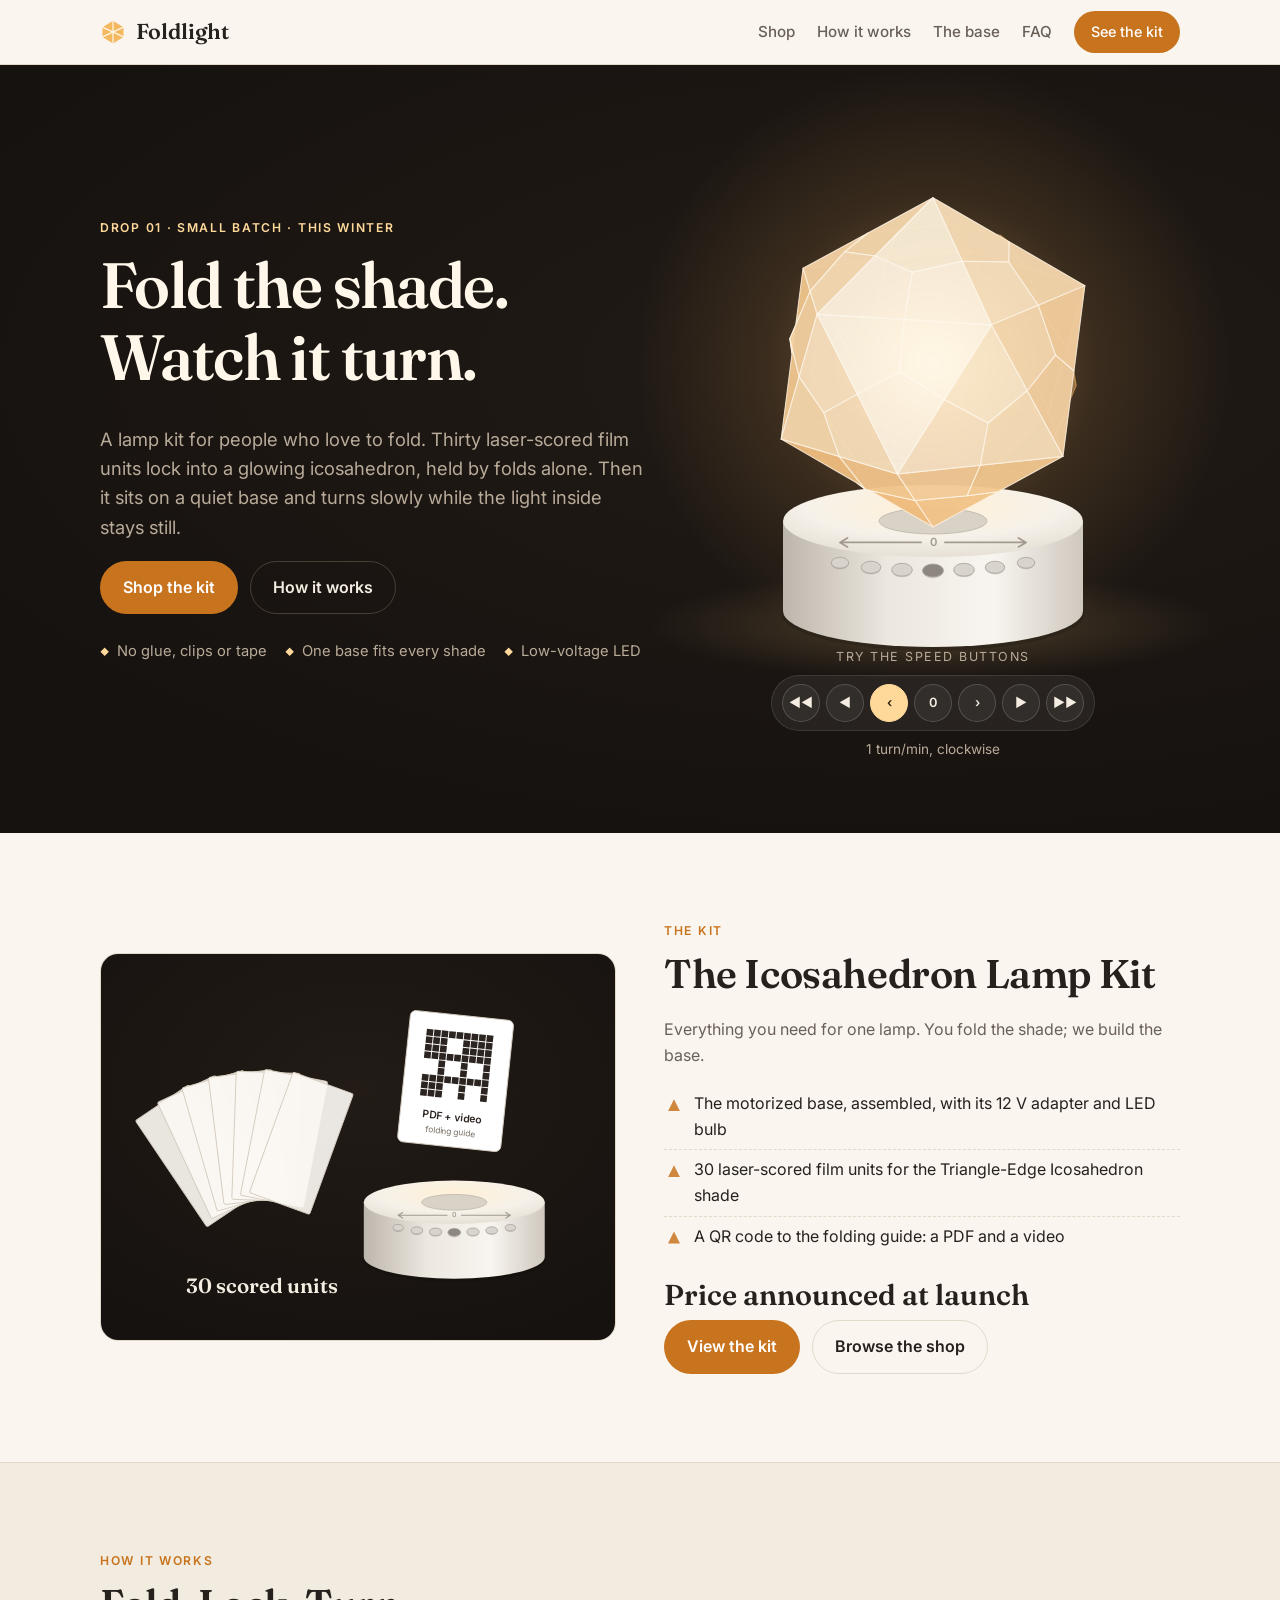
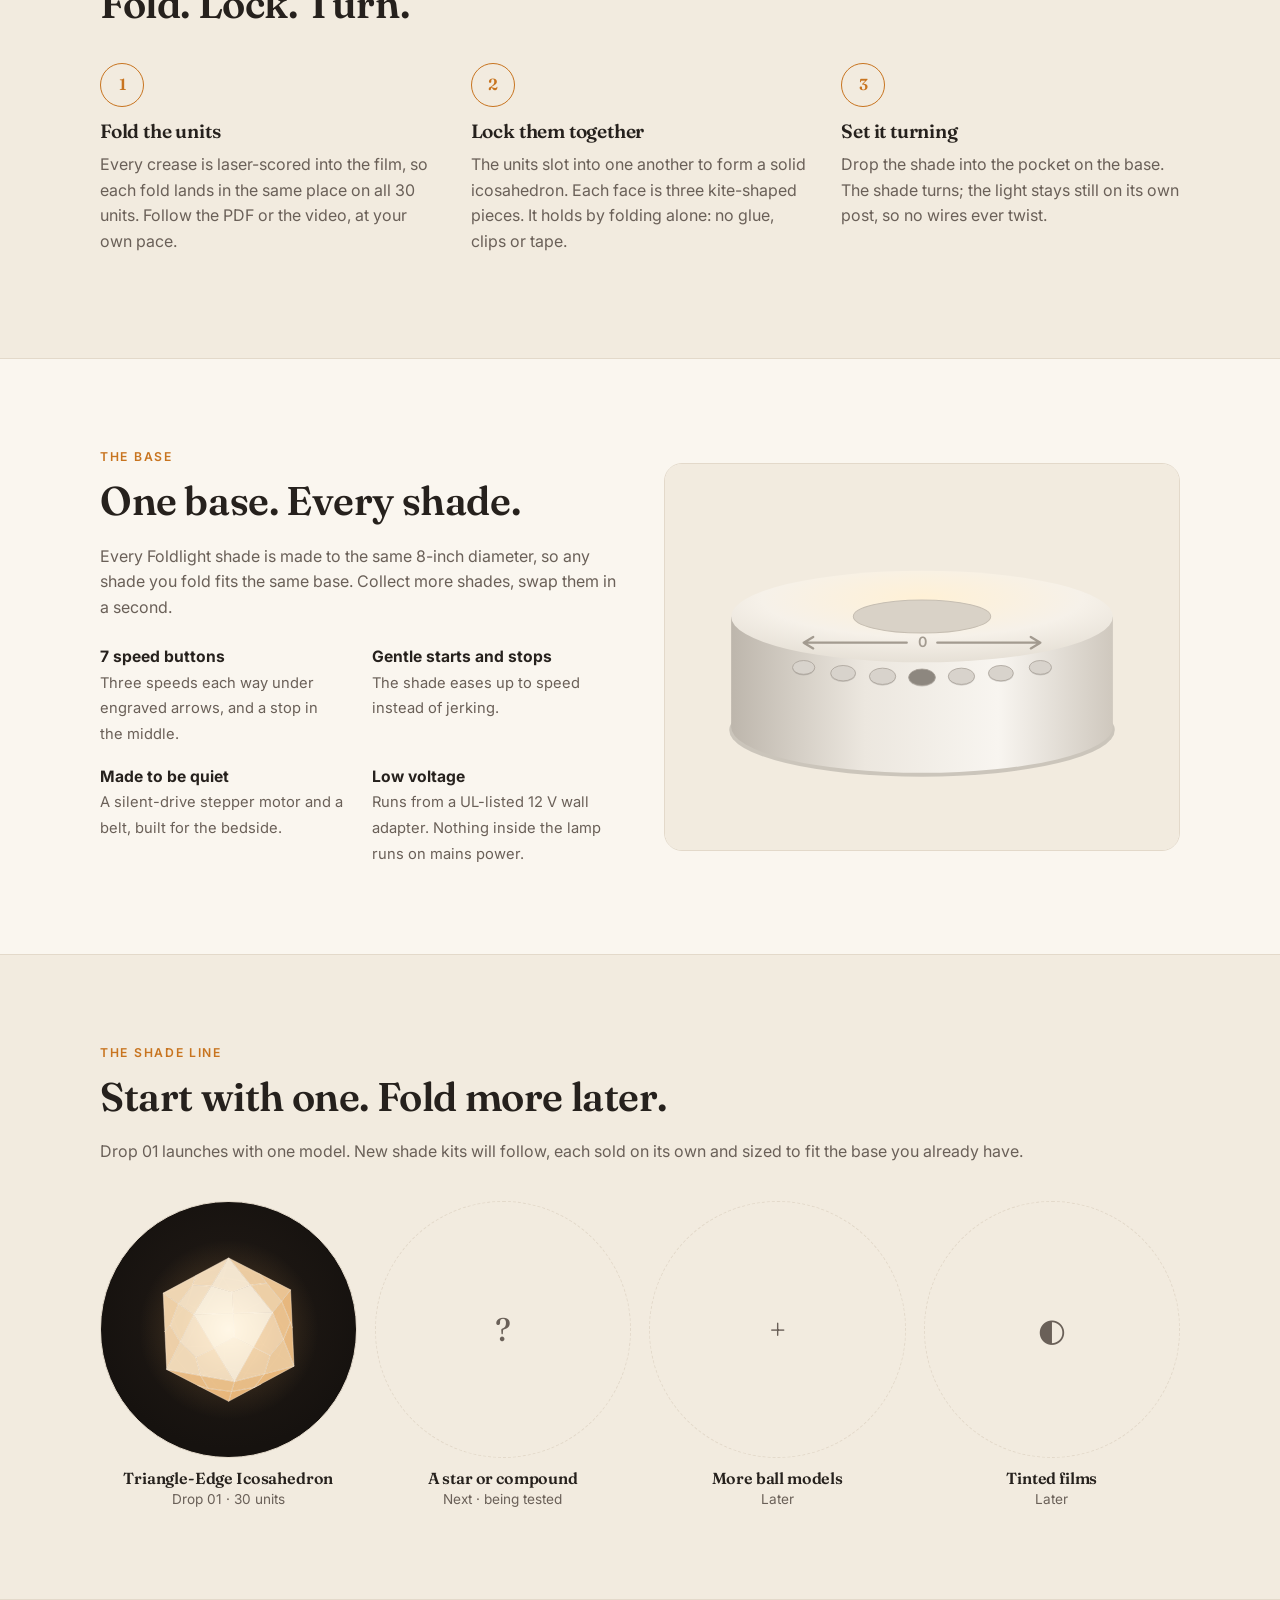
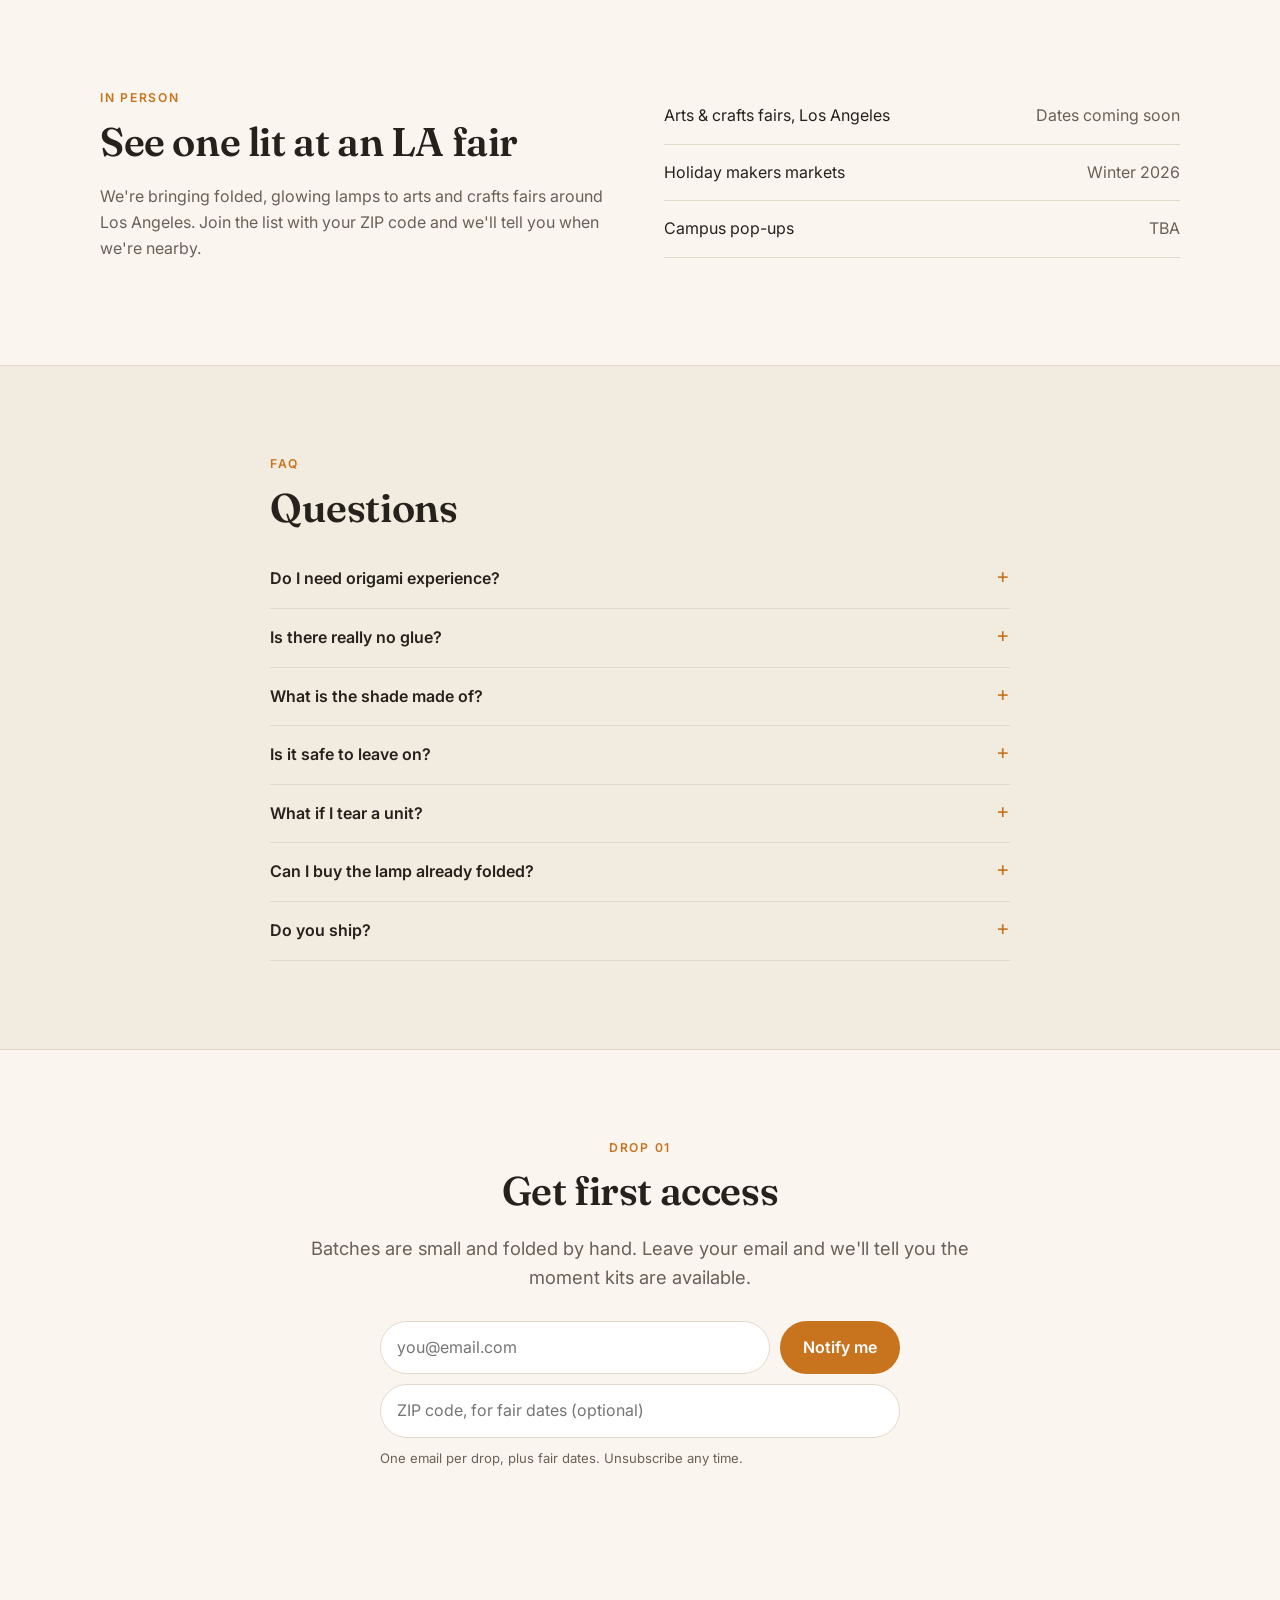
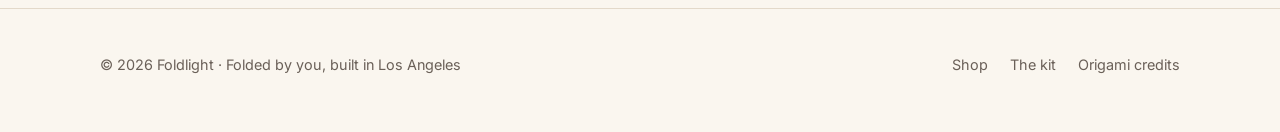
<file: index.html>
<!doctype html>
<html lang="en">
<head>
<meta charset="utf-8">
<meta name="viewport" content="width=device-width, initial-scale=1">
<title>Foldlight · Rotating origami lamp kits</title>
<meta name="description" content="A lamp kit for folders. Fold 30 laser-scored film units into a glowing origami shade, then set it turning slowly on a quiet motorized base. No glue, ever.">
<meta property="og:title" content="Foldlight · Rotating origami lamp kits">
<meta property="og:description" content="Fold the shade. The light stays still, the shade turns. Drop 01 opens this winter.">
<link rel="icon" href="assets/favicon.svg" type="image/svg+xml">
<link rel="preconnect" href="https://fonts.googleapis.com">
<link rel="preconnect" href="https://fonts.gstatic.com" crossorigin>
<link href="https://fonts.googleapis.com/css2?family=Fraunces:opsz,wght@9..144,400;9..144,600&family=Inter:wght@400;500;600&display=swap" rel="stylesheet">
<link rel="stylesheet" href="assets/site.css">
</head>
<body>

<header class="nav">
  <div class="wrap">
    <a class="brand" href="index.html" aria-label="Foldlight home">
      <svg viewBox="0 0 32 32" aria-hidden="true"><polygon points="16,2 29,10 29,22 16,30 3,22 3,10" fill="#f4b860"/><path d="M16 2 16 30M3 10 29 22M29 10 3 22" stroke="#fff6e6" stroke-width="1.5"/></svg>
      Foldlight
    </a>
    <nav class="links" aria-label="Main">
      <a href="shop.html" class="keep">Shop</a>
      <a href="#how">How it works</a>
      <a href="#base">The base</a>
      <a href="#faq">FAQ</a>
      <a class="btn small" href="product.html">See the kit</a>
    </nav>
  </div>
</header>

<main>
  <!-- ============ hero ============ -->
  <section class="hero">
    <div class="wrap">
      <div>
        <p class="eyebrow">Drop 01 · small batch · this winter</p>
        <h1>Fold the shade.<br>Watch it turn.</h1>
        <p class="lede">A lamp kit for people who love to fold. Thirty laser-scored film units lock into a glowing icosahedron, held by folds alone. Then it sits on a quiet base and turns slowly while the light inside stays still.</p>
        <div class="btn-row">
          <a class="btn" href="product.html">Shop the kit</a>
          <a class="btn ghost" href="#how">How it works</a>
        </div>
        <ul class="hero-points">
          <li>No glue, clips or tape</li>
          <li>One base fits every shade</li>
          <li>Low-voltage LED</li>
        </ul>
      </div>

      <div class="stage">
        <svg id="hero-lamp" class="lamp" role="img" aria-label="A glowing origami icosahedron shade turning slowly on a round white base"></svg>
        <div class="speed">
          <span class="speed-label" id="speed-title">Try the speed buttons</span>
          <div class="speed-buttons" id="speed-buttons" role="group" aria-labelledby="speed-title">
            <button type="button" data-rpm="5" aria-label="5 turns per minute, clockwise">◀◀</button>
            <button type="button" data-rpm="2.5" aria-label="2.5 turns per minute, clockwise">◀</button>
            <button type="button" data-rpm="1" aria-label="1 turn per minute, clockwise">‹</button>
            <button type="button" data-rpm="0" aria-label="Stop">0</button>
            <button type="button" data-rpm="-1" aria-label="1 turn per minute, counter-clockwise">›</button>
            <button type="button" data-rpm="-2.5" aria-label="2.5 turns per minute, counter-clockwise">▶</button>
            <button type="button" data-rpm="-5" aria-label="5 turns per minute, counter-clockwise">▶▶</button>
          </div>
          <span class="speed-readout" id="speed-readout" aria-live="polite"></span>
        </div>
      </div>
    </div>
  </section>

  <!-- ============ featured product ============ -->
  <section id="kit">
    <div class="wrap grid-2">
      <div class="gallery-lite">
        <div class="card" style="padding:0; overflow:hidden;">
          <div class="night" style="aspect-ratio: 4 / 3; display:grid; place-items:center;">
            <svg data-art="kit" style="width:88%; height:88%; color: var(--night-ink);" role="img" aria-label="What's in the kit: the base, 30 film units and a QR instruction card"></svg>
          </div>
        </div>
      </div>
      <div>
        <p class="eyebrow">The kit</p>
        <h2>The Icosahedron Lamp Kit</h2>
        <p class="muted">Everything you need for one lamp. You fold the shade; we build the base.</p>
        <ul class="ticks">
          <li>The motorized base, assembled, with its 12 V adapter and LED bulb</li>
          <li>30 laser-scored film units for the Triangle-Edge Icosahedron shade</li>
          <li>A QR code to the folding guide: a PDF and a video</li>
        </ul>
        <p class="price" data-price>Price announced at launch</p>
        <div class="btn-row">
          <a class="btn" href="product.html">View the kit</a>
          <a class="btn ghost" href="shop.html">Browse the shop</a>
        </div>
      </div>
    </div>
  </section>

  <!-- ============ how ============ -->
  <section id="how" class="alt">
    <div class="wrap">
      <p class="eyebrow">How it works</p>
      <h2>Fold. Lock. Turn.</h2>
      <div class="steps">
        <div class="step"><h3>Fold the units</h3><p>Every crease is laser-scored into the film, so each fold lands in the same place on all 30 units. Follow the PDF or the video, at your own pace.</p></div>
        <div class="step"><h3>Lock them together</h3><p>The units slot into one another to form a solid icosahedron. Each face is three kite-shaped pieces. It holds by folding alone: no glue, clips or tape.</p></div>
        <div class="step"><h3>Set it turning</h3><p>Drop the shade into the pocket on the base. The shade turns; the light stays still on its own post, so no wires ever twist.</p></div>
      </div>
    </div>
  </section>

  <!-- ============ base ============ -->
  <section id="base">
    <div class="wrap grid-2">
      <div>
        <p class="eyebrow">The base</p>
        <h2>One base. Every shade.</h2>
        <p class="muted">Every Foldlight shade is made to the same 8-inch diameter, so any shade you fold fits the same base. Collect more shades, swap them in a second.</p>
        <div class="feature-list">
          <div><strong>7 speed buttons</strong><span>Three speeds each way under engraved arrows, and a stop in the middle.</span></div>
          <div><strong>Gentle starts and stops</strong><span>The shade eases up to speed instead of jerking.</span></div>
          <div><strong>Made to be quiet</strong><span>A silent-drive stepper motor and a belt, built for the bedside.</span></div>
          <div><strong>Low voltage</strong><span>Runs from a UL-listed 12 V wall adapter. Nothing inside the lamp runs on mains power.</span></div>
        </div>
      </div>
      <div class="card" style="padding:0; overflow:hidden;">
        <div class="alt" style="aspect-ratio: 4 / 3; display:grid; place-items:center; border:0;">
          <svg data-art="base" style="width:86%;" role="img" aria-label="The round white base with seven speed buttons under engraved arrows"></svg>
        </div>
      </div>
    </div>
  </section>

  <!-- ============ shade line ============ -->
  <section class="alt">
    <div class="wrap">
      <p class="eyebrow">The shade line</p>
      <h2>Start with one. Fold more later.</h2>
      <p class="muted">Drop 01 launches with one model. New shade kits will follow, each sold on its own and sized to fit the base you already have.</p>
      <div class="shades">
        <div class="shade">
          <div class="disc"><svg data-art="shade" data-angle="0.4" role="img" aria-label="Triangle-Edge Icosahedron shade"></svg></div>
          <h3>Triangle-Edge Icosahedron</h3>
          <p>Drop 01 · 30 units</p>
        </div>
        <div class="shade">
          <div class="disc empty" aria-hidden="true">?</div>
          <h3>A star or compound</h3>
          <p>Next · being tested</p>
        </div>
        <div class="shade">
          <div class="disc empty" aria-hidden="true">+</div>
          <h3>More ball models</h3>
          <p>Later</p>
        </div>
        <div class="shade">
          <div class="disc empty" aria-hidden="true">◐</div>
          <h3>Tinted films</h3>
          <p>Later</p>
        </div>
      </div>
    </div>
  </section>

  <!-- ============ markets ============ -->
  <section id="markets">
    <div class="wrap grid-2" style="align-items:start;">
      <div>
        <p class="eyebrow">In person</p>
        <h2>See one lit at an LA fair</h2>
        <p class="muted">We're bringing folded, glowing lamps to arts and crafts fairs around Los Angeles. Join the list with your ZIP code and we'll tell you when we're nearby.</p>
      </div>
      <ul class="markets">
        <!-- Edit as bookings are confirmed. -->
        <li><span>Arts &amp; crafts fairs, Los Angeles</span><span>Dates coming soon</span></li>
        <li><span>Holiday makers markets</span><span>Winter 2026</span></li>
        <li><span>Campus pop-ups</span><span>TBA</span></li>
      </ul>
    </div>
  </section>

  <!-- ============ faq ============ -->
  <section id="faq" class="alt">
    <div class="wrap faq">
      <p class="eyebrow">FAQ</p>
      <h2>Questions</h2>
      <details><summary>Do I need origami experience?</summary><p>Some patience helps more than experience. The fold lines are laser-scored, and the guide shows every step as a PDF and a video. It's a real folding project, so take as long as you like.</p></details>
      <details><summary>Is there really no glue?</summary><p>None. Every shade in the line has to lock by folding alone and stay together while it turns and when you lift it off the base. Designs that need glue, clips or tape don't make the cut.</p></details>
      <details><summary>What is the shade made of?</summary><p>A frosted, translucent polyester (PET) film. It's tougher than paper and spreads the light into an even glow.</p></details>
      <details><summary>Is it safe to leave on?</summary><p>The lamp is LED only and runs on a UL-listed 12 V wall adapter; nothing inside runs on mains power. Use only the supplied adapter and the 12 V LED bulb type it comes with, never an incandescent or halogen bulb.</p></details>
      <details><summary>What if I tear a unit?</summary><p>The kit has exactly the units you need. If one gets damaged, contact us and we'll send a replacement.</p></details>
      <details><summary>Can I buy the lamp already folded?</summary><p>Not for now. Drop 01 is a kit: folding the shade is the point.</p></details>
      <details><summary>Do you ship?</summary><p>The first batch is for Los Angeles fairs and local pickup. Shipping within the US comes after that. People on the list hear first.</p></details>
    </div>
  </section>

  <!-- ============ sign-up ============ -->
  <section id="join" class="center">
    <div class="wrap">
      <p class="eyebrow">Drop 01</p>
      <h2>Get first access</h2>
      <p class="lede">Batches are small and folded by hand. Leave your email and we'll tell you the moment kits are available.</p>
      <form class="waitlist" style="margin: 28px auto 0; text-align:left;" name="waitlist" method="POST" action="thanks.html" data-netlify="true" netlify-honeypot="company">
        <input type="hidden" name="form-name" value="waitlist">
        <p class="honeypot"><label>Leave this empty <input name="company" tabindex="-1" autocomplete="off"></label></p>
        <div class="field-row">
          <label class="visually-hidden" for="email-join">Email</label>
          <input id="email-join" type="email" name="email" placeholder="you@email.com" autocomplete="email" required>
          <button class="btn" type="submit">Notify me</button>
        </div>
        <div class="field-row" style="margin-top:10px;">
          <label class="visually-hidden" for="zip-join">ZIP code (optional)</label>
          <input id="zip-join" type="text" name="zip" placeholder="ZIP code, for fair dates (optional)" inputmode="numeric" autocomplete="postal-code">
        </div>
        <p class="fineprint">One email per drop, plus fair dates. Unsubscribe any time.</p>
        <p class="status" role="status" aria-live="polite"></p>
      </form>
    </div>
  </section>
</main>

<footer>
  <div class="wrap">
    <span>© <span data-year>2026</span> Foldlight · Folded by you, built in Los Angeles</span>
    <span class="cols">
      <a href="shop.html">Shop</a>
      <a href="product.html">The kit</a>
      <a href="product.html#credit">Origami credits</a>
      <a data-contact href="#"></a>
    </span>
  </div>
</footer>

<script src="assets/site.js"></script>
</body>
</html>
</file>
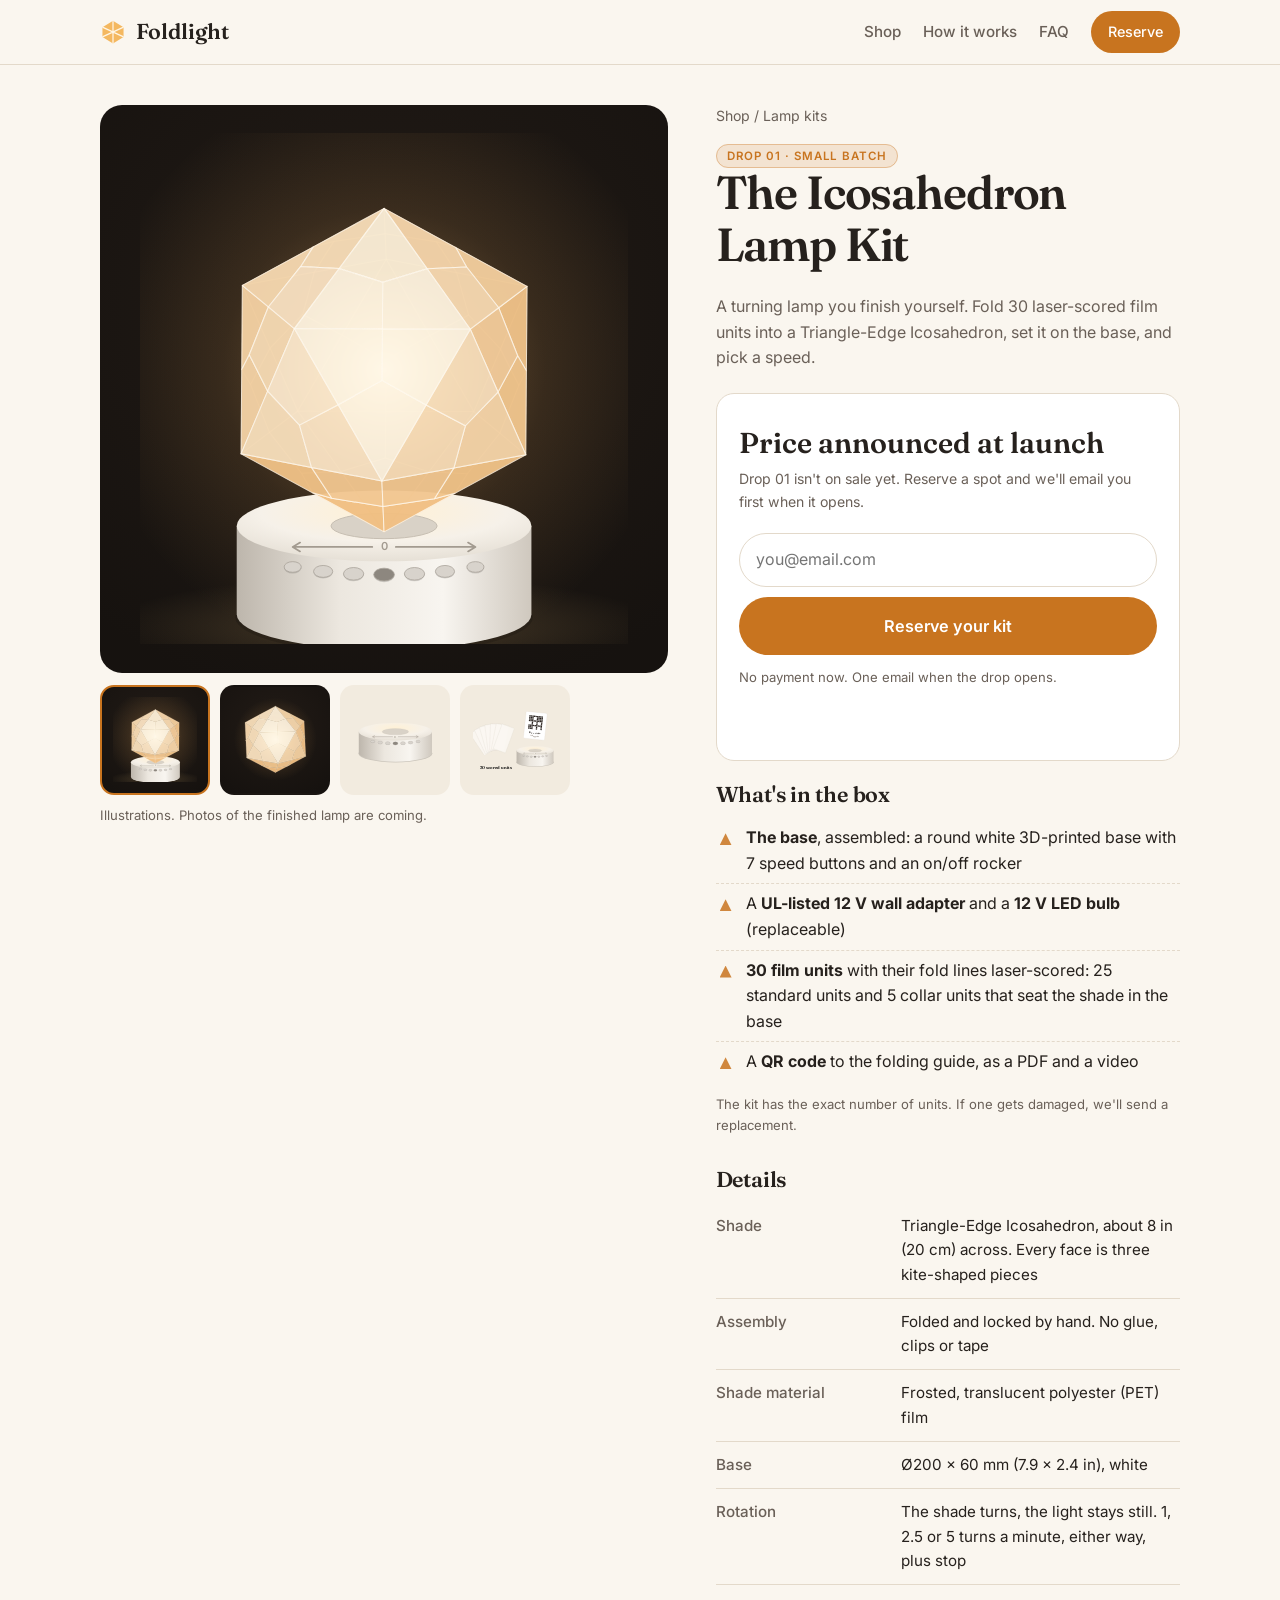
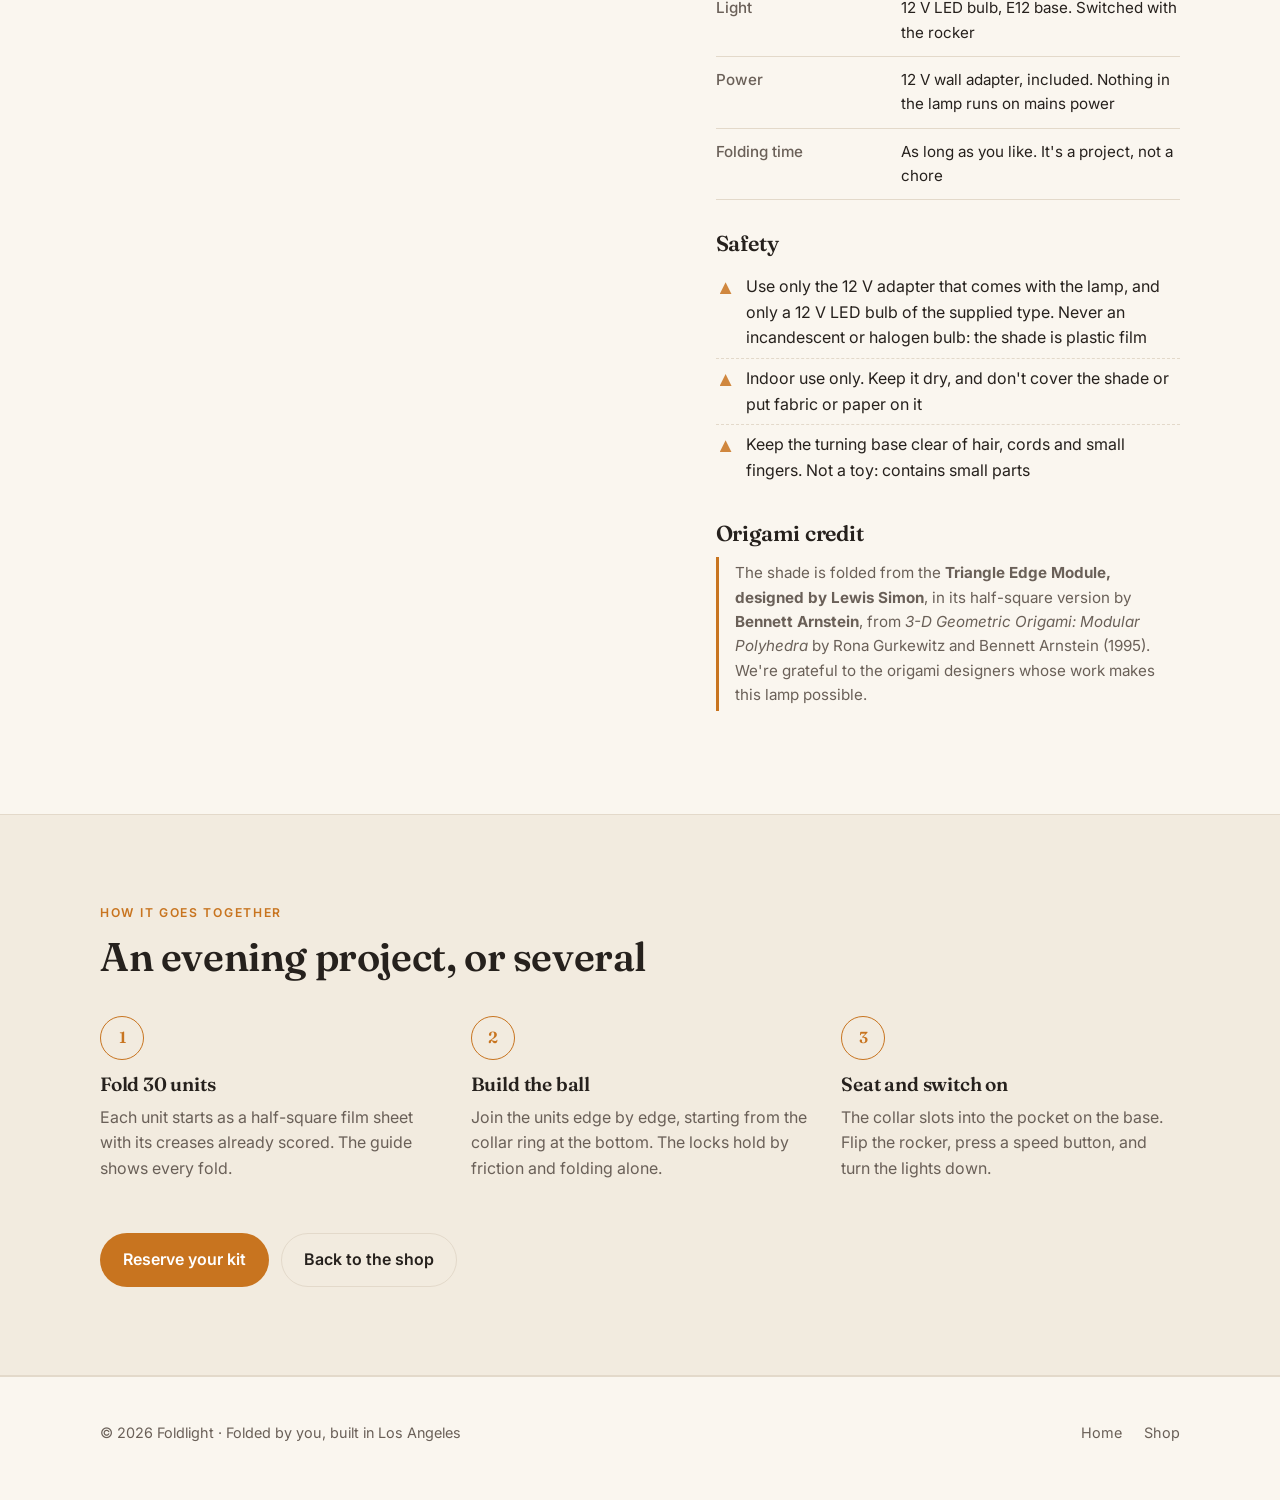
<file: product.html>
<!doctype html>
<html lang="en">
<head>
<meta charset="utf-8">
<meta name="viewport" content="width=device-width, initial-scale=1">
<title>The Icosahedron Lamp Kit · Foldlight</title>
<meta name="description" content="A rotating origami lamp kit: the motorized base, 30 laser-scored film units for a Triangle-Edge Icosahedron shade, and a PDF + video folding guide.">
<link rel="icon" href="assets/favicon.svg" type="image/svg+xml">
<link rel="preconnect" href="https://fonts.googleapis.com">
<link rel="preconnect" href="https://fonts.gstatic.com" crossorigin>
<link href="https://fonts.googleapis.com/css2?family=Fraunces:opsz,wght@9..144,400;9..144,600&family=Inter:wght@400;500;600&display=swap" rel="stylesheet">
<link rel="stylesheet" href="assets/site.css">
</head>
<body>

<header class="nav">
  <div class="wrap">
    <a class="brand" href="index.html" aria-label="Foldlight home">
      <svg viewBox="0 0 32 32" aria-hidden="true"><polygon points="16,2 29,10 29,22 16,30 3,22 3,10" fill="#f4b860"/><path d="M16 2 16 30M3 10 29 22M29 10 3 22" stroke="#fff6e6" stroke-width="1.5"/></svg>
      Foldlight
    </a>
    <nav class="links" aria-label="Main">
      <a href="shop.html" class="keep">Shop</a>
      <a href="index.html#how">How it works</a>
      <a href="index.html#faq">FAQ</a>
      <a class="btn small" data-buy="Buy" data-reserve="Reserve" href="#reserve">Reserve</a>
    </nav>
  </div>
</header>

<main>
  <section class="product">
    <div class="wrap">
      <!-- gallery -->
      <div class="gallery">
        <div class="main night" id="gallery-main">
          <svg data-art="lamp" role="img" aria-label="The lamp lit, with its shade turning on the base"></svg>
        </div>
        <div class="thumbs" role="group" aria-label="Pictures">
          <button type="button" class="night" data-view="lamp" aria-pressed="true" aria-label="The lamp lit"><svg data-art="lamp" aria-hidden="true"></svg></button>
          <button type="button" class="night" data-view="shade" aria-pressed="false" aria-label="The shade close up"><svg data-art="shade" aria-hidden="true"></svg></button>
          <button type="button" class="alt" data-view="base" aria-pressed="false" aria-label="The base and its speed buttons"><svg data-art="base" aria-hidden="true"></svg></button>
          <button type="button" class="alt" data-view="kit" aria-pressed="false" aria-label="What's in the kit"><svg data-art="kit" aria-hidden="true"></svg></button>
        </div>
        <p class="fineprint">Illustrations. Photos of the finished lamp are coming.</p>
      </div>

      <!-- details -->
      <div>
        <p class="crumbs"><a href="shop.html">Shop</a> / Lamp kits</p>
        <span class="tag live">Drop 01 · small batch</span>
        <h1 style="font-size: clamp(2rem, 4.4vw, 2.9rem);">The Icosahedron Lamp Kit</h1>
        <p class="muted">A turning lamp you finish yourself. Fold 30 laser-scored film units into a Triangle-Edge Icosahedron, set it on the base, and pick a speed.</p>

        <div class="buybox" id="reserve">
          <p class="price" data-price>Price announced at launch</p>
          <p class="price-note" data-when-reserve>Drop 01 isn't on sale yet. Reserve a spot and we'll email you first when it opens.</p>
          <p class="price-note" data-when-checkout hidden>Secure checkout. Local pickup at our LA fairs, or shipping within the US.</p>

          <div data-when-checkout hidden>
            <a class="btn" data-buy="Buy the kit" href="#">Buy the kit</a>
          </div>

          <form class="waitlist" data-when-reserve name="reserve" method="POST" action="thanks.html" data-netlify="true" netlify-honeypot="company">
            <input type="hidden" name="form-name" value="reserve">
            <input type="hidden" name="product" value="icosahedron-lamp-kit">
            <p class="honeypot"><label>Leave this empty <input name="company" tabindex="-1" autocomplete="off"></label></p>
            <label class="visually-hidden" for="email-reserve">Email</label>
            <input id="email-reserve" type="email" name="email" placeholder="you@email.com" autocomplete="email" required>
            <button class="btn" type="submit" style="margin-top:10px;">Reserve your kit</button>
            <p class="fineprint">No payment now. One email when the drop opens.</p>
            <p class="status" role="status" aria-live="polite"></p>
          </form>
        </div>

        <h2 style="font-size:1.35rem;">What's in the box</h2>
        <ul class="ticks">
          <li><strong>The base</strong>, assembled: a round white 3D-printed base with 7 speed buttons and an on/off rocker</li>
          <li>A <strong>UL-listed 12 V wall adapter</strong> and a <strong>12 V LED bulb</strong> (replaceable)</li>
          <li><strong>30 film units</strong> with their fold lines laser-scored: 25 standard units and 5 collar units that seat the shade in the base</li>
          <li>A <strong>QR code</strong> to the folding guide, as a PDF and a video</li>
        </ul>
        <p class="fineprint" style="margin-top:-4px;">The kit has the exact number of units. If one gets damaged, we'll send a replacement.</p>

        <h2 style="font-size:1.35rem; margin-top:32px;">Details</h2>
        <table class="specs">
          <tr><th>Shade</th><td>Triangle-Edge Icosahedron, about 8 in (20 cm) across. Every face is three kite-shaped pieces</td></tr>
          <tr><th>Assembly</th><td>Folded and locked by hand. No glue, clips or tape</td></tr>
          <tr><th>Shade material</th><td>Frosted, translucent polyester (PET) film</td></tr>
          <tr><th>Base</th><td>Ø200 × 60 mm (7.9 × 2.4 in), white</td></tr>
          <tr><th>Rotation</th><td>The shade turns, the light stays still. 1, 2.5 or 5 turns a minute, either way, plus stop</td></tr>
          <tr><th>Light</th><td>12 V LED bulb, E12 base. Switched with the rocker</td></tr>
          <tr><th>Power</th><td>12 V wall adapter, included. Nothing in the lamp runs on mains power</td></tr>
          <tr><th>Folding time</th><td>As long as you like. It's a project, not a chore</td></tr>
        </table>

        <h2 style="font-size:1.35rem; margin-top:32px;">Safety</h2>
        <ul class="ticks">
          <li>Use only the 12 V adapter that comes with the lamp, and only a 12 V LED bulb of the supplied type. Never an incandescent or halogen bulb: the shade is plastic film</li>
          <li>Indoor use only. Keep it dry, and don't cover the shade or put fabric or paper on it</li>
          <li>Keep the turning base clear of hair, cords and small fingers. Not a toy: contains small parts</li>
        </ul>

        <h2 style="font-size:1.35rem; margin-top:32px;" id="credit">Origami credit</h2>
        <p class="credit">The shade is folded from the <strong>Triangle Edge Module, designed by Lewis Simon</strong>, in its half-square version by <strong>Bennett Arnstein</strong>, from <em>3-D Geometric Origami: Modular Polyhedra</em> by Rona Gurkewitz and Bennett Arnstein (1995). We're grateful to the origami designers whose work makes this lamp possible.</p>
      </div>
    </div>
  </section>

  <section class="alt">
    <div class="wrap">
      <p class="eyebrow">How it goes together</p>
      <h2>An evening project, or several</h2>
      <div class="steps">
        <div class="step"><h3>Fold 30 units</h3><p>Each unit starts as a half-square film sheet with its creases already scored. The guide shows every fold.</p></div>
        <div class="step"><h3>Build the ball</h3><p>Join the units edge by edge, starting from the collar ring at the bottom. The locks hold by friction and folding alone.</p></div>
        <div class="step"><h3>Seat and switch on</h3><p>The collar slots into the pocket on the base. Flip the rocker, press a speed button, and turn the lights down.</p></div>
      </div>
      <div class="btn-row" style="margin-top:36px;">
        <a class="btn" data-buy="Buy the kit" data-reserve="Reserve your kit" href="#reserve">Reserve your kit</a>
        <a class="btn ghost" href="shop.html">Back to the shop</a>
      </div>
    </div>
  </section>
</main>

<footer>
  <div class="wrap">
    <span>© <span data-year>2026</span> Foldlight · Folded by you, built in Los Angeles</span>
    <span class="cols">
      <a href="index.html">Home</a>
      <a href="shop.html">Shop</a>
      <a data-contact href="#"></a>
    </span>
  </div>
</footer>

<script src="assets/site.js"></script>
</body>
</html>
</file>
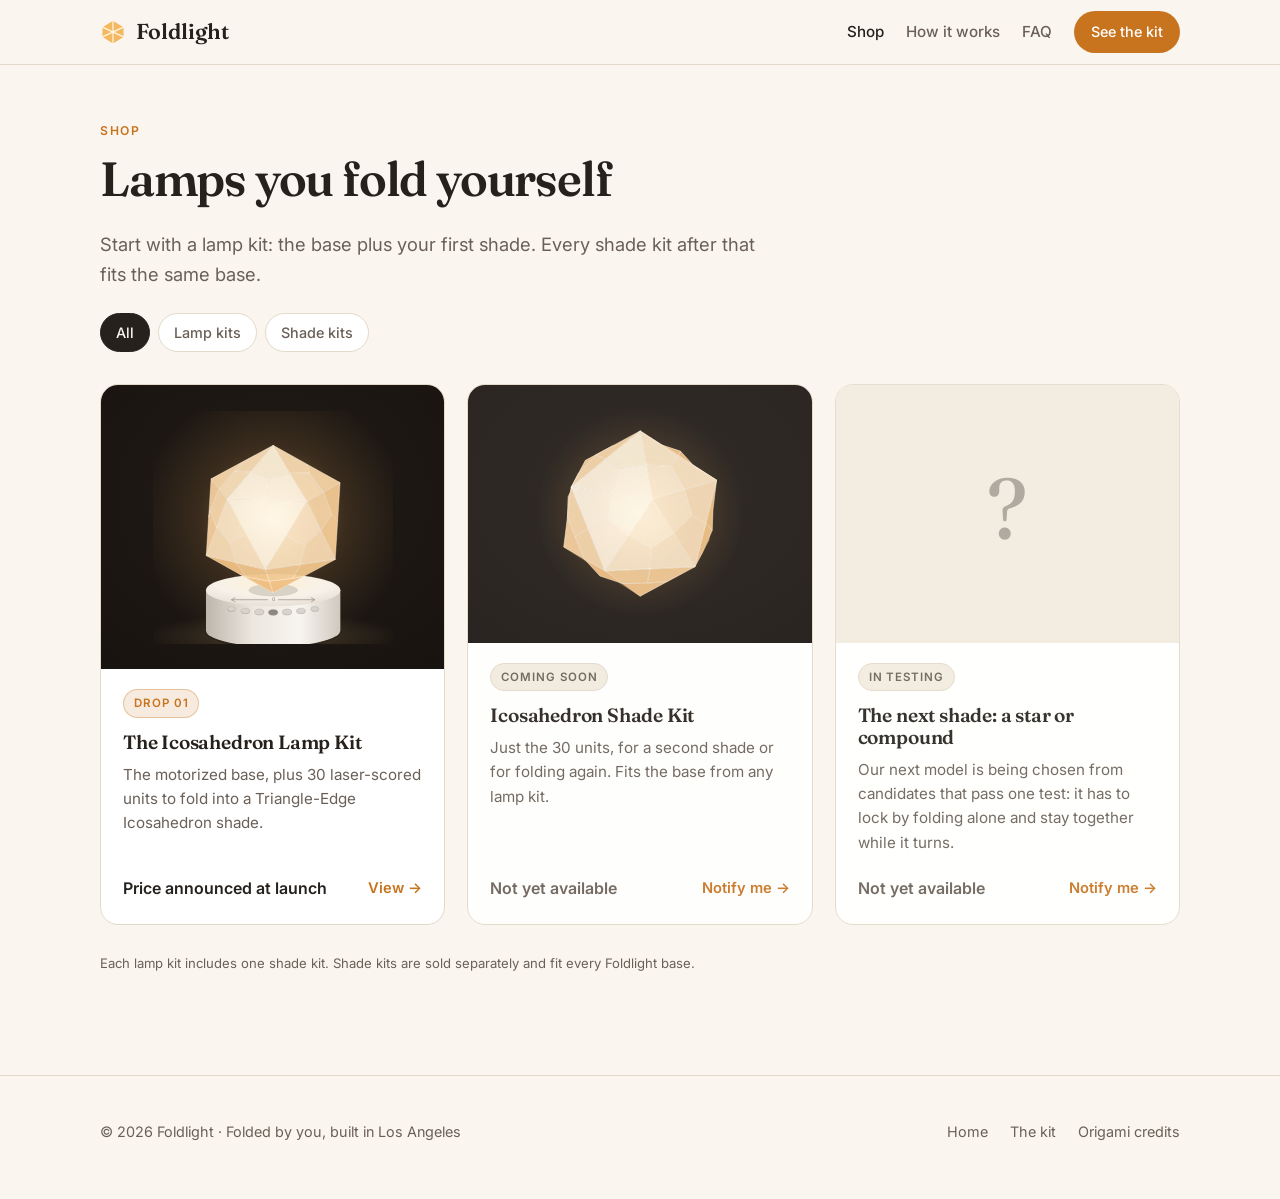
<file: shop.html>
<!doctype html>
<html lang="en">
<head>
<meta charset="utf-8">
<meta name="viewport" content="width=device-width, initial-scale=1">
<title>Shop · Foldlight</title>
<meta name="description" content="Rotating origami lamp kits and shade kits from Foldlight.">
<link rel="icon" href="assets/favicon.svg" type="image/svg+xml">
<link rel="preconnect" href="https://fonts.googleapis.com">
<link rel="preconnect" href="https://fonts.gstatic.com" crossorigin>
<link href="https://fonts.googleapis.com/css2?family=Fraunces:opsz,wght@9..144,400;9..144,600&family=Inter:wght@400;500;600&display=swap" rel="stylesheet">
<link rel="stylesheet" href="assets/site.css">
</head>
<body>

<header class="nav">
  <div class="wrap">
    <a class="brand" href="index.html" aria-label="Foldlight home">
      <svg viewBox="0 0 32 32" aria-hidden="true"><polygon points="16,2 29,10 29,22 16,30 3,22 3,10" fill="#f4b860"/><path d="M16 2 16 30M3 10 29 22M29 10 3 22" stroke="#fff6e6" stroke-width="1.5"/></svg>
      Foldlight
    </a>
    <nav class="links" aria-label="Main">
      <a href="shop.html" class="keep" aria-current="page">Shop</a>
      <a href="index.html#how">How it works</a>
      <a href="index.html#faq">FAQ</a>
      <a class="btn small" href="product.html">See the kit</a>
    </nav>
  </div>
</header>

<main>
  <section style="padding-top:56px;">
    <div class="wrap">
      <p class="eyebrow">Shop</p>
      <h1 style="font-size: clamp(2rem, 5vw, 3rem);">Lamps you fold yourself</h1>
      <p class="lede">Start with a lamp kit: the base plus your first shade. Every shade kit after that fits the same base.</p>

      <div class="filters" data-filters role="group" aria-label="Filter products">
        <button type="button" data-filter="all" aria-pressed="true">All</button>
        <button type="button" data-filter="lamp" aria-pressed="false">Lamp kits</button>
        <button type="button" data-filter="shade" aria-pressed="false">Shade kits</button>
      </div>

      <div class="tiles">
        <a class="tile" href="product.html" data-kind="lamp">
          <div class="art"><svg data-art="lamp" data-angle="0.2" role="img" aria-label="The Icosahedron Lamp, lit"></svg></div>
          <div class="body">
            <span class="tag live">Drop 01</span>
            <h3>The Icosahedron Lamp Kit</h3>
            <p>The motorized base, plus 30 laser-scored units to fold into a Triangle-Edge Icosahedron shade.</p>
            <div class="foot"><span data-price>Price announced at launch</span><span class="go">View →</span></div>
          </div>
        </a>

        <a class="tile soon" href="index.html#join" data-kind="shade">
          <div class="art"><svg data-art="shade" data-angle="1.1" role="img" aria-label="Icosahedron shade on its own"></svg></div>
          <div class="body">
            <span class="tag">Coming soon</span>
            <h3>Icosahedron Shade Kit</h3>
            <p>Just the 30 units, for a second shade or for folding again. Fits the base from any lamp kit.</p>
            <div class="foot"><span class="muted">Not yet available</span><span class="go">Notify me →</span></div>
          </div>
        </a>

        <a class="tile soon" href="index.html#join" data-kind="shade">
          <div class="art paper"><svg viewBox="0 0 100 100" aria-hidden="true"><text x="50" y="62" text-anchor="middle" font-family="Fraunces, Georgia, serif" font-size="40" fill="currentColor" opacity=".35">?</text></svg></div>
          <div class="body">
            <span class="tag">In testing</span>
            <h3>The next shade: a star or compound</h3>
            <p>Our next model is being chosen from candidates that pass one test: it has to lock by folding alone and stay together while it turns.</p>
            <div class="foot"><span class="muted">Not yet available</span><span class="go">Notify me →</span></div>
          </div>
        </a>
      </div>

      <p class="fineprint" style="margin-top:28px;">Each lamp kit includes one shade kit. Shade kits are sold separately and fit every Foldlight base.</p>
    </div>
  </section>
</main>

<footer>
  <div class="wrap">
    <span>© <span data-year>2026</span> Foldlight · Folded by you, built in Los Angeles</span>
    <span class="cols">
      <a href="index.html">Home</a>
      <a href="product.html">The kit</a>
      <a href="product.html#credit">Origami credits</a>
      <a data-contact href="#"></a>
    </span>
  </div>
</footer>

<script src="assets/site.js"></script>
</body>
</html>
</file>
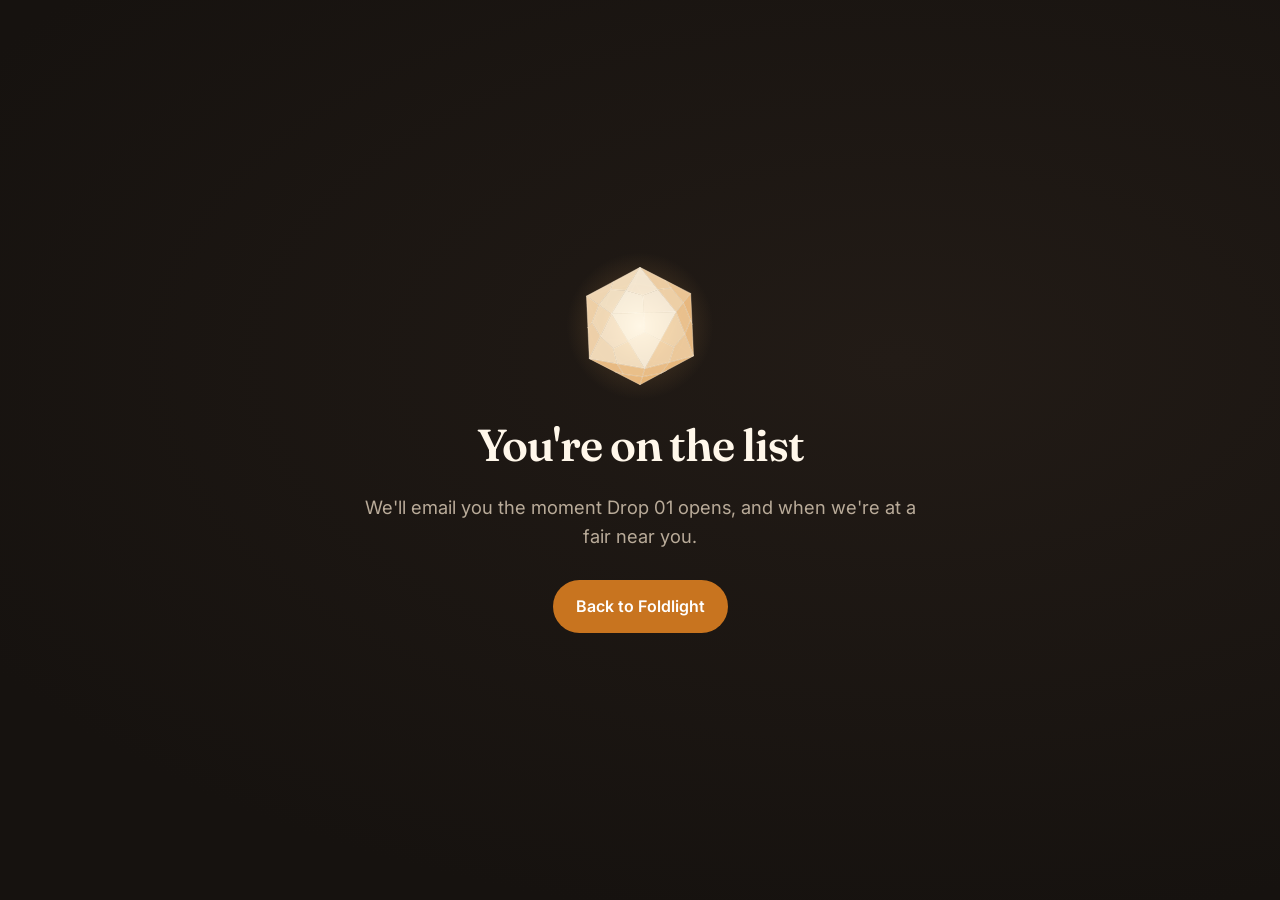
<file: thanks.html>
<!doctype html>
<html lang="en">
<head>
<meta charset="utf-8">
<meta name="viewport" content="width=device-width, initial-scale=1">
<title>Thank you · Foldlight</title>
<meta name="robots" content="noindex">
<link rel="icon" href="assets/favicon.svg" type="image/svg+xml">
<link href="https://fonts.googleapis.com/css2?family=Fraunces:opsz,wght@9..144,600&family=Inter:wght@400;600&display=swap" rel="stylesheet">
<link rel="stylesheet" href="assets/site.css">
</head>
<body>
<main class="hero" style="min-height:100vh; display:grid; place-items:center; text-align:center;">
  <div class="wrap" style="display:block; max-width:620px;">
    <svg data-art="shade" style="width:150px; height:150px;" aria-hidden="true"></svg>
    <h1 id="t-title" style="font-size: clamp(2rem, 6vw, 2.8rem); margin-top:12px;">You're on the list</h1>
    <p class="lede" id="t-body" style="margin: 0 auto 28px;">We'll email you the moment Drop 01 opens, and when we're at a fair near you.</p>
    <a class="btn" href="index.html">Back to Foldlight</a>
  </div>
</main>
<script>
  // Stripe's success URL is thanks.html?order=1
  if (new URLSearchParams(location.search).has("order")) {
    document.getElementById("t-title").textContent = "Thank you for your order";
    document.getElementById("t-body").textContent = "Your receipt is on its way by email. We'll be in touch about pickup or shipping.";
    document.title = "Order received · Foldlight";
  }
</script>
<script src="assets/site.js"></script>
</body>
</html>
</file>
<file: assets/site.css>
/* Foldlight storefront: shared styles. Plain CSS, no build step. */
:root {
  --bg: #faf6ef;
  --bg-alt: #f2ebdf;
  --card: #ffffff;
  --ink: #26211d;
  --muted: #6a6058;
  --line: #e3d9ca;
  --accent: #c8741f;
  --accent-ink: #ffffff;
  --glow: #ffd99a;
  --ok: #2f7a4f;
  --err: #b23a2a;
  /* the "lights down" panels stay dark in both themes */
  --night: #16120f;
  --night-2: #221b16;
  --night-ink: #f5ede2;
  --night-muted: #b9ab99;
  --radius: 18px;
  color-scheme: light;
}
@media (prefers-color-scheme: dark) {
  :root:not([data-theme="light"]) {
    --bg: #15110e; --bg-alt: #1d1813; --card: #211b16; --ink: #f3ece2; --muted: #b3a797;
    --line: #382f27; --accent: #f0a24a; --accent-ink: #1a140e; --glow: #ffd18a;
    --ok: #6fcf97; --err: #ff8a75; --night: #0f0c0a; --night-2: #1a1511;
    color-scheme: dark;
  }
}
:root[data-theme="dark"] {
  --bg: #15110e; --bg-alt: #1d1813; --card: #211b16; --ink: #f3ece2; --muted: #b3a797;
  --line: #382f27; --accent: #f0a24a; --accent-ink: #1a140e; --glow: #ffd18a;
  --ok: #6fcf97; --err: #ff8a75; --night: #0f0c0a; --night-2: #1a1511;
  color-scheme: dark;
}

* { box-sizing: border-box; }
html { scroll-behavior: smooth; -webkit-text-size-adjust: 100%; }
@media (prefers-reduced-motion: reduce) { html { scroll-behavior: auto; } }
body {
  margin: 0; background: var(--bg); color: var(--ink);
  font: 16px/1.6 Inter, system-ui, -apple-system, "Segoe UI", sans-serif;
  -webkit-font-smoothing: antialiased; overflow-x: hidden;
}
img, svg { max-width: 100%; }
h1, h2, h3 { font-family: Fraunces, Georgia, serif; font-weight: 600; line-height: 1.12; margin: 0 0 .5em; letter-spacing: -.01em; }
h1 { font-size: clamp(2.3rem, 6vw, 4rem); letter-spacing: -.025em; }
h2 { font-size: clamp(1.7rem, 3.6vw, 2.5rem); }
h3 { font-size: 1.2rem; }
p { margin: 0 0 1em; }
a { color: inherit; }
.wrap { max-width: 1120px; margin: 0 auto; padding: 0 20px; }
@media (max-width: 480px) { .wrap { padding: 0 16px; } }
section { padding: 88px 0; }
@media (max-width: 640px) { section { padding: 64px 0; } }
.eyebrow { text-transform: uppercase; letter-spacing: .14em; font-size: .76rem; font-weight: 600; color: var(--accent); margin: 0 0 12px; }
.muted { color: var(--muted); }
.lede { font-size: 1.15rem; color: var(--muted); max-width: 36em; }
.center { text-align: center; }
.center .lede { margin-left: auto; margin-right: auto; }
.visually-hidden { position: absolute !important; width: 1px; height: 1px; overflow: hidden; clip: rect(0 0 0 0); white-space: nowrap; }
.alt { background: var(--bg-alt); border-top: 1px solid var(--line); border-bottom: 1px solid var(--line); }

/* ---------- header ---------- */
header.nav { position: sticky; top: 0; z-index: 20; background: color-mix(in srgb, var(--bg) 88%, transparent); backdrop-filter: saturate(1.2) blur(10px); -webkit-backdrop-filter: blur(10px); border-bottom: 1px solid var(--line); }
header.nav .wrap { display: flex; align-items: center; justify-content: space-between; height: 64px; gap: 16px; }
.brand { font-family: Fraunces, Georgia, serif; font-size: 1.35rem; font-weight: 600; text-decoration: none; display: inline-flex; align-items: center; gap: 10px; }
.brand svg { width: 26px; height: 26px; flex: none; }
nav.links { display: flex; align-items: center; gap: 22px; }
nav.links a { text-decoration: none; font-weight: 500; font-size: .95rem; color: var(--muted); }
nav.links a:hover, nav.links a[aria-current="page"] { color: var(--ink); }
nav.links a.btn { color: var(--accent-ink); }
@media (max-width: 720px) { nav.links a:not(.btn):not(.keep) { display: none; } nav.links { gap: 14px; } }

/* ---------- buttons ---------- */
.btn {
  display: inline-flex; align-items: center; justify-content: center; gap: 8px;
  font: inherit; font-weight: 600; text-decoration: none; cursor: pointer;
  padding: 13px 22px; border-radius: 999px; border: 1.5px solid transparent;
  background: var(--accent); color: var(--accent-ink); white-space: nowrap;
  transition: transform .15s ease, filter .15s ease;
}
.btn:hover { filter: brightness(1.06); transform: translateY(-1px); }
.btn:active { transform: none; }
.btn.small { padding: 8px 16px; font-size: .9rem; }
.btn.ghost { background: transparent; color: var(--ink); border-color: var(--line); }
.btn.ghost:hover { border-color: var(--muted); }
.btn[disabled] { opacity: .6; cursor: progress; transform: none; }
.btn-row { display: flex; flex-wrap: wrap; gap: 12px; align-items: center; }
:focus-visible { outline: 3px solid color-mix(in srgb, var(--accent) 50%, transparent); outline-offset: 2px; }

/* ---------- hero (always "lights down") ---------- */
.hero { background: radial-gradient(120% 90% at 70% 40%, var(--night-2) 0%, var(--night) 70%); color: var(--night-ink); padding: 56px 0 72px; position: relative; overflow: hidden; }
.hero .wrap { display: grid; grid-template-columns: 1.05fr .95fr; gap: 40px; align-items: center; }
@media (max-width: 880px) { .hero .wrap { grid-template-columns: 1fr; gap: 12px; } }
.hero h1 { color: #fff7ea; }
.hero .lede { color: var(--night-muted); }
.hero .eyebrow { color: var(--glow); }
.hero .btn.ghost { color: var(--night-ink); border-color: #4a3f35; }
.hero .btn.ghost:hover { border-color: var(--night-muted); }
.hero-points { display: flex; flex-wrap: wrap; gap: 8px 18px; margin: 26px 0 0; padding: 0; list-style: none; color: var(--night-muted); font-size: .92rem; }
.hero-points li::before { content: "◆"; color: var(--glow); font-size: .6em; margin-right: 8px; vertical-align: .2em; }

/* lamp stage + speed panel */
.stage { position: relative; display: flex; flex-direction: column; align-items: center; }
.stage .lamp { width: min(100%, 440px); aspect-ratio: 440 / 520; display: block; overflow: visible; }
@media (max-width: 880px) { .stage { order: -1; } .stage .lamp { width: min(78vw, 360px); } }
.speed { display: flex; flex-direction: column; align-items: center; gap: 8px; margin-top: 6px; }
.speed-label { font-size: .78rem; letter-spacing: .12em; text-transform: uppercase; color: var(--night-muted); }
.speed-buttons { display: flex; gap: 6px; padding: 8px 10px; border-radius: 999px; background: #ffffff10; border: 1px solid #ffffff1a; }
.speed-buttons button {
  width: 38px; height: 38px; border-radius: 50%; border: 1px solid #ffffff2a; cursor: pointer;
  background: #ffffff0d; color: var(--night-ink); font: 600 .8rem/1 Inter, system-ui, sans-serif;
  display: grid; place-items: center; transition: background .15s, border-color .15s;
}
@media (max-width: 400px) { .speed-buttons button { width: 32px; height: 32px; font-size: .72rem; } .speed-buttons { gap: 4px; } }
.speed-buttons button:hover { border-color: #ffffff66; }
.speed-buttons button[aria-pressed="true"] { background: var(--glow); color: #2a1d0e; border-color: var(--glow); }
.speed-readout { font-size: .85rem; color: var(--night-muted); min-height: 1.4em; }

/* night band (used for the product gallery stage too) */
.night { background: radial-gradient(110% 100% at 50% 35%, var(--night-2), var(--night) 72%); color: var(--night-ink); }

/* ---------- cards & grids ---------- */
.grid-3 { display: grid; grid-template-columns: repeat(3, 1fr); gap: 20px; }
.grid-2 { display: grid; grid-template-columns: 1fr 1fr; gap: 48px; align-items: center; }
@media (max-width: 880px) { .grid-3, .grid-2 { grid-template-columns: 1fr; } .grid-2 { gap: 28px; } }
.card { background: var(--card); border: 1px solid var(--line); border-radius: var(--radius); padding: 26px; display: flex; flex-direction: column; }
.card h3 { margin-bottom: .35em; }
.tag { align-self: flex-start; font-size: .72rem; font-weight: 600; letter-spacing: .08em; text-transform: uppercase; padding: 4px 10px; border-radius: 999px; background: var(--bg-alt); color: var(--muted); margin-bottom: 14px; border: 1px solid var(--line); }
.tag.live { background: color-mix(in srgb, var(--accent) 14%, transparent); color: var(--accent); border-color: color-mix(in srgb, var(--accent) 35%, transparent); }

.steps { display: grid; grid-template-columns: repeat(3, 1fr); gap: 32px; margin-top: 36px; counter-reset: step; }
@media (max-width: 880px) { .steps { grid-template-columns: 1fr; gap: 24px; } }
.step::before { counter-increment: step; content: counter(step); display: grid; place-items: center; width: 42px; height: 42px; border-radius: 50%; border: 1.5px solid var(--accent); color: var(--accent); font-family: Fraunces, serif; font-weight: 600; margin-bottom: 14px; }
.step p { color: var(--muted); }

/* product tiles (shop) */
.tiles { display: grid; grid-template-columns: repeat(auto-fill, minmax(280px, 1fr)); gap: 22px; margin-top: 32px; }
.tile { background: var(--card); border: 1px solid var(--line); border-radius: var(--radius); overflow: hidden; display: flex; flex-direction: column; text-decoration: none; transition: transform .2s ease, box-shadow .2s ease; }
a.tile:hover { transform: translateY(-3px); box-shadow: 0 14px 34px -18px #00000055; }
.tile .art { aspect-ratio: 4 / 3; display: grid; place-items: center; background: radial-gradient(90% 90% at 50% 40%, var(--night-2), var(--night)); }
.tile .art.paper { background: var(--bg-alt); }
.tile .art svg { width: 70%; height: 82%; }
.tile .body { padding: 20px 22px 22px; display: flex; flex-direction: column; flex: 1; }
.tile .body p { color: var(--muted); font-size: .95rem; }
.tile .foot { margin-top: auto; display: flex; justify-content: space-between; align-items: center; gap: 12px; padding-top: 6px; font-weight: 600; }
.tile .foot .go { color: var(--accent); font-size: .92rem; }
.tile.soon { opacity: .92; }
.filters { display: flex; flex-wrap: wrap; gap: 8px; margin-top: 24px; }
.filters button { font: inherit; font-size: .9rem; font-weight: 500; padding: 7px 15px; border-radius: 999px; border: 1px solid var(--line); background: var(--card); color: var(--muted); cursor: pointer; }
.filters button[aria-pressed="true"] { background: var(--ink); color: var(--bg); border-color: var(--ink); }

/* ---------- product page ---------- */
.product { padding-top: 40px; }
.product .wrap { display: grid; grid-template-columns: 1.1fr .9fr; gap: 48px; align-items: start; }
@media (max-width: 900px) { .product .wrap { grid-template-columns: 1fr; gap: 28px; } }
.gallery { position: sticky; top: 84px; }
@media (max-width: 900px) { .gallery { position: static; } }
.gallery .main { border-radius: 22px; overflow: hidden; aspect-ratio: 1; display: grid; place-items: center; }
.gallery .main svg { width: 86%; height: 90%; }
.thumbs { display: flex; gap: 10px; margin-top: 12px; }
.thumbs button { flex: 1; aspect-ratio: 1; border-radius: 14px; border: 2px solid transparent; padding: 0; cursor: pointer; overflow: hidden; display: grid; place-items: center; max-width: 110px; }
.thumbs button[aria-pressed="true"] { border-color: var(--accent); }
.thumbs button svg { width: 80%; height: 80%; pointer-events: none; }
.crumbs { font-size: .88rem; color: var(--muted); margin-bottom: 14px; }
.crumbs a { text-decoration: none; }
.crumbs a:hover { text-decoration: underline; }
.price { font-family: Fraunces, Georgia, serif; font-size: 1.8rem; font-weight: 600; margin: 4px 0 2px; }
.price-note { font-size: .88rem; color: var(--muted); margin-bottom: 20px; }
.buybox { border: 1px solid var(--line); background: var(--card); border-radius: var(--radius); padding: 22px; margin: 22px 0; }
.buybox .btn { width: 100%; padding: 15px 22px; font-size: 1.02rem; }
.buybox .fineprint { margin: 12px 0 0; }
ul.ticks { list-style: none; padding: 0; margin: 0 0 1em; }
ul.ticks li { padding: 7px 0 7px 30px; position: relative; border-bottom: 1px dashed var(--line); }
ul.ticks li:last-child { border-bottom: 0; }
ul.ticks li::before { content: ""; position: absolute; left: 4px; top: 15px; width: 12px; height: 12px; background: var(--accent); clip-path: polygon(50% 0, 100% 100%, 0 100%); opacity: .85; }
table.specs { width: 100%; border-collapse: collapse; font-size: .95rem; }
table.specs th, table.specs td { text-align: left; padding: 11px 0; border-bottom: 1px solid var(--line); vertical-align: top; }
table.specs th { font-weight: 500; color: var(--muted); width: 40%; padding-right: 16px; }
.credit { border-left: 3px solid var(--accent); padding: 4px 0 4px 16px; color: var(--muted); font-size: .95rem; }

/* ---------- shade line strip ---------- */
.shades { display: grid; grid-template-columns: repeat(4, 1fr); gap: 18px; margin-top: 36px; }
@media (max-width: 880px) { .shades { grid-template-columns: repeat(2, 1fr); } }
.shade { text-align: center; }
.shade .disc { aspect-ratio: 1; border-radius: 50%; display: grid; place-items: center; background: radial-gradient(circle at 50% 45%, var(--night-2), var(--night) 70%); margin-bottom: 12px; border: 1px solid var(--line); }
.shade .disc svg { width: 72%; height: 72%; }
.shade .disc.empty { background: var(--bg-alt); border-style: dashed; color: var(--muted); font-family: Fraunces, serif; font-size: 2rem; }
.shade h3 { font-size: 1rem; margin-bottom: 2px; }
.shade p { font-size: .85rem; color: var(--muted); margin: 0; }

/* ---------- forms ---------- */
form.waitlist { max-width: 520px; }
.field-row { display: flex; gap: 10px; flex-wrap: wrap; }
.field-row input[type=email] { flex: 1 1 220px; }
input[type=email], input[type=text] {
  font: inherit; padding: 13px 16px; border-radius: 999px; border: 1px solid var(--line);
  background: var(--card); color: var(--ink); min-width: 0; width: 100%;
}
.fineprint { font-size: .82rem; color: var(--muted); margin-top: 10px; }
.status { margin-top: 12px; font-weight: 500; min-height: 1.4em; }
.status.ok { color: var(--ok); }
.status.err { color: var(--err); }
.honeypot { position: absolute; left: -9999px; }

/* ---------- faq ---------- */
.faq { max-width: 780px; }
.faq details { border-bottom: 1px solid var(--line); padding: 16px 0; }
.faq summary { cursor: pointer; font-weight: 600; list-style: none; display: flex; justify-content: space-between; gap: 16px; }
.faq summary::-webkit-details-marker { display: none; }
.faq summary::after { content: "+"; color: var(--accent); font-weight: 400; font-size: 1.3rem; line-height: 1; }
.faq details[open] summary::after { content: "–"; }
.faq details p { margin: 10px 0 0; color: var(--muted); }

/* ---------- base feature ---------- */
.feature-list { display: grid; grid-template-columns: 1fr 1fr; gap: 18px 28px; margin-top: 24px; }
@media (max-width: 520px) { .feature-list { grid-template-columns: 1fr; } }
.feature-list div strong { display: block; font-size: .98rem; }
.feature-list div span { color: var(--muted); font-size: .92rem; }

ul.markets { list-style: none; padding: 0; margin: 0; }
ul.markets li { display: flex; justify-content: space-between; gap: 16px; padding: 15px 0; border-bottom: 1px solid var(--line); }
ul.markets li span:last-child { color: var(--muted); text-align: right; }

/* ---------- footer ---------- */
footer { padding: 44px 0 56px; border-top: 1px solid var(--line); color: var(--muted); font-size: .9rem; }
footer .wrap { display: flex; justify-content: space-between; flex-wrap: wrap; gap: 14px 28px; }
footer a { text-decoration: none; }
footer a:hover { text-decoration: underline; }
footer .cols { display: flex; gap: 22px; flex-wrap: wrap; }
</file>
